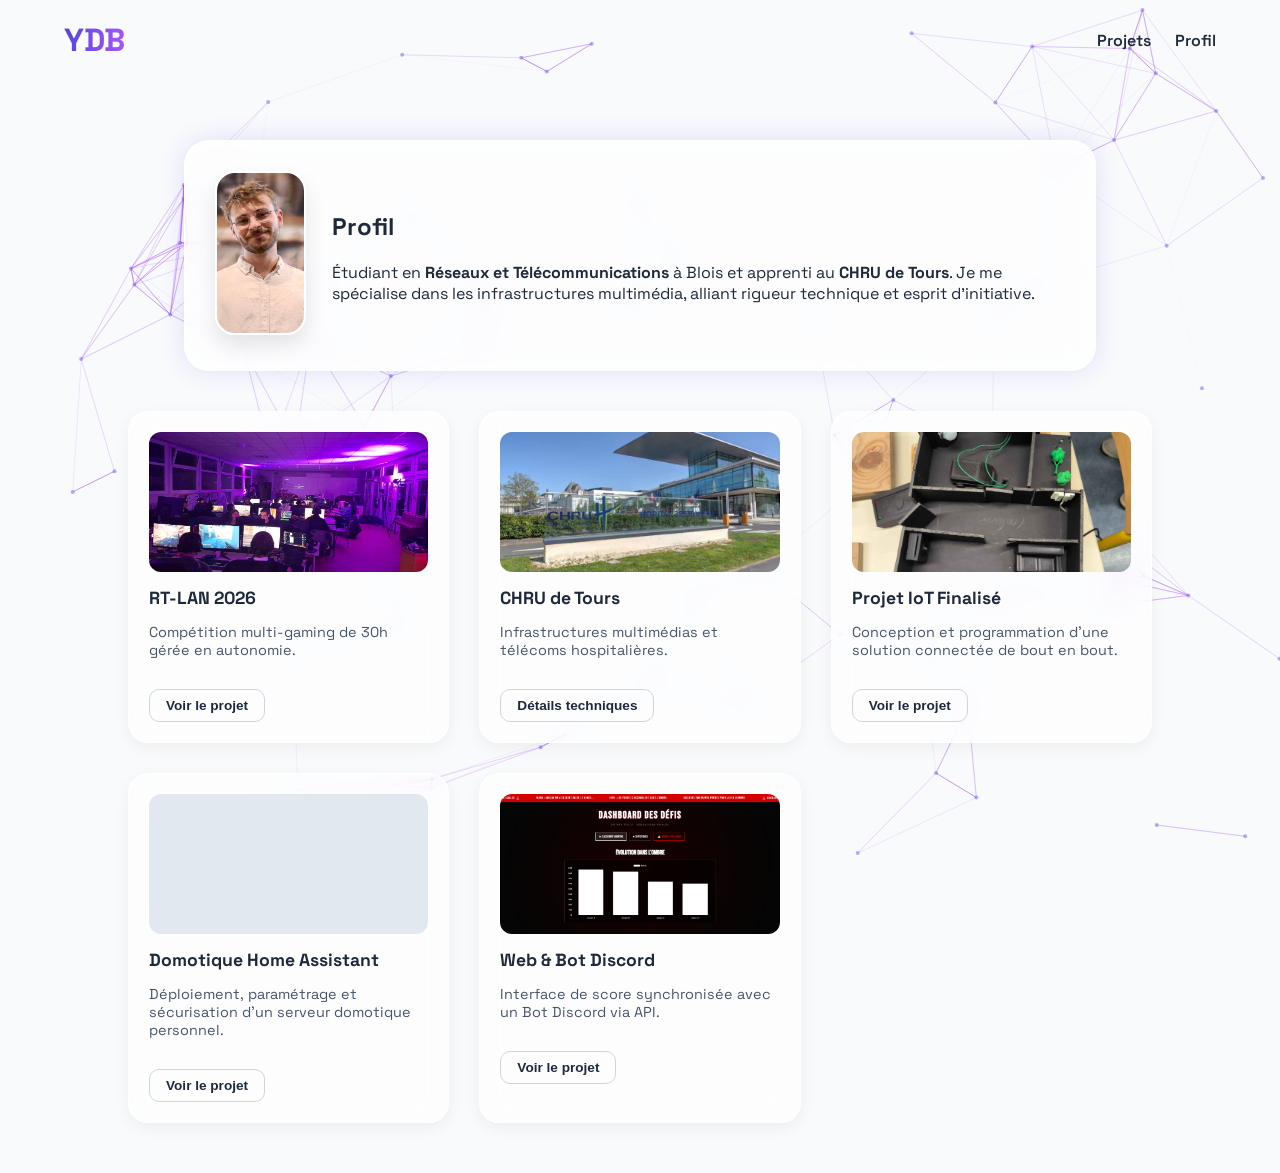
<file: index.html>
<!DOCTYPE html>
<html lang="fr">
<head>
    <meta charset="UTF-8">
    <meta name="viewport" content="width=device-width, initial-scale=1.0">
    <title>YDB | Portfolio</title>
    <link rel="stylesheet" href="style.css">
    <link href="https://fonts.googleapis.com/css2?family=Space+Grotesk:wght@300;500;700&display=swap" rel="stylesheet">
</head>
<body>
    <canvas id="networkCanvas"></canvas>

    <nav>
        <div class="logo-ydb">YDB</div>
        <div class="nav-links">
            <a href="#projets">Projets</a>
            <a href="#about">Profil</a>
        </div>
    </nav>

    <!-- La grosse bulle Profil -->
    <section id="about" class="profile-bubble">
        <div class="profile-content">
            <div class="profile-photo-container">
                <img src="moi.jpg" alt="Yanis D.B." class="profile-pic-large">
            </div>
            <div class="profile-text">
                <h2>Profil</h2>
                <p>
                    Étudiant en <strong>Réseaux et Télécommunications</strong> à Blois et apprenti  au <strong>CHRU de Tours</strong>. 
                    Je me spécialise dans les infrastructures multimédia, alliant rigueur technique et esprit d'initiative.
                </p>
            </div>
        </div>
    </section>

    <!-- La section Projets -->
    <section id="projets">
        <div class="grid">
            
            <div class="card glass" onclick="window.location.href='rt-lan.html'">
                <div class="card-image">
                    <img src="rtlan.jpg" alt="RT-LAN">
                </div>
                <div class="card-content">
                    <h3>RT-LAN 2026</h3>
                    <p>Compétition multi-gaming de 30h gérée en autonomie.</p>
                    <button class="btn-small">Voir le projet</button>
                </div>
            </div>

            <div class="card glass" onclick="window.location.href='chru-web.html'">
                <div class="card-image">
                    <img src="chru.jpg" alt="CHRU">
                </div>
                <div class="card-content">
                    <h3>CHRU de Tours</h3>
                    <p>Infrastructures multimédias et télécoms hospitalières.</p>
                    <button class="btn-small">Détails techniques</button>
                </div>
            </div>

            <div class="card glass" onclick="window.location.href='iot.html'">
                <div class="card-image">
                    <img src="maison.jpg" alt="IOT">
                </div>
                <div class="card-content">
                    <h3>Projet IoT Finalisé</h3>
                    <p>Conception et programmation d'une solution connectée de bout en bout.</p>
                    <button class="btn-small">Voir le projet</button>
                </div>
            </div>

            <div class="card glass" onclick="window.location.href='home-assistant.html'">
                <div class="card-image">
                    <!-- Image à ajouter plus tard -->
                </div>
                <div class="card-content">
                    <h3>Domotique Home Assistant</h3>
                    <p>Déploiement, paramétrage et sécurisation d'un serveur domotique personnel.</p>
                    <button class="btn-small">Voir le projet</button>
                </div>
            </div>

            <div class="card glass" onclick="window.location.href='compteur-points.html'">
                <div class="card-image">
                    <img src="dashboard.png" alt="Dashboard">
                </div>
                <div class="card-content">
                    <h3>Web & Bot Discord</h3>
                    <p>Interface de score synchronisée avec un Bot Discord via API.</p>
                    <button class="btn-small">Voir le projet</button>
                </div>
            </div>

        </div>
    </section>

    <script src="script.js"></script>
</body>
</html>
</file>
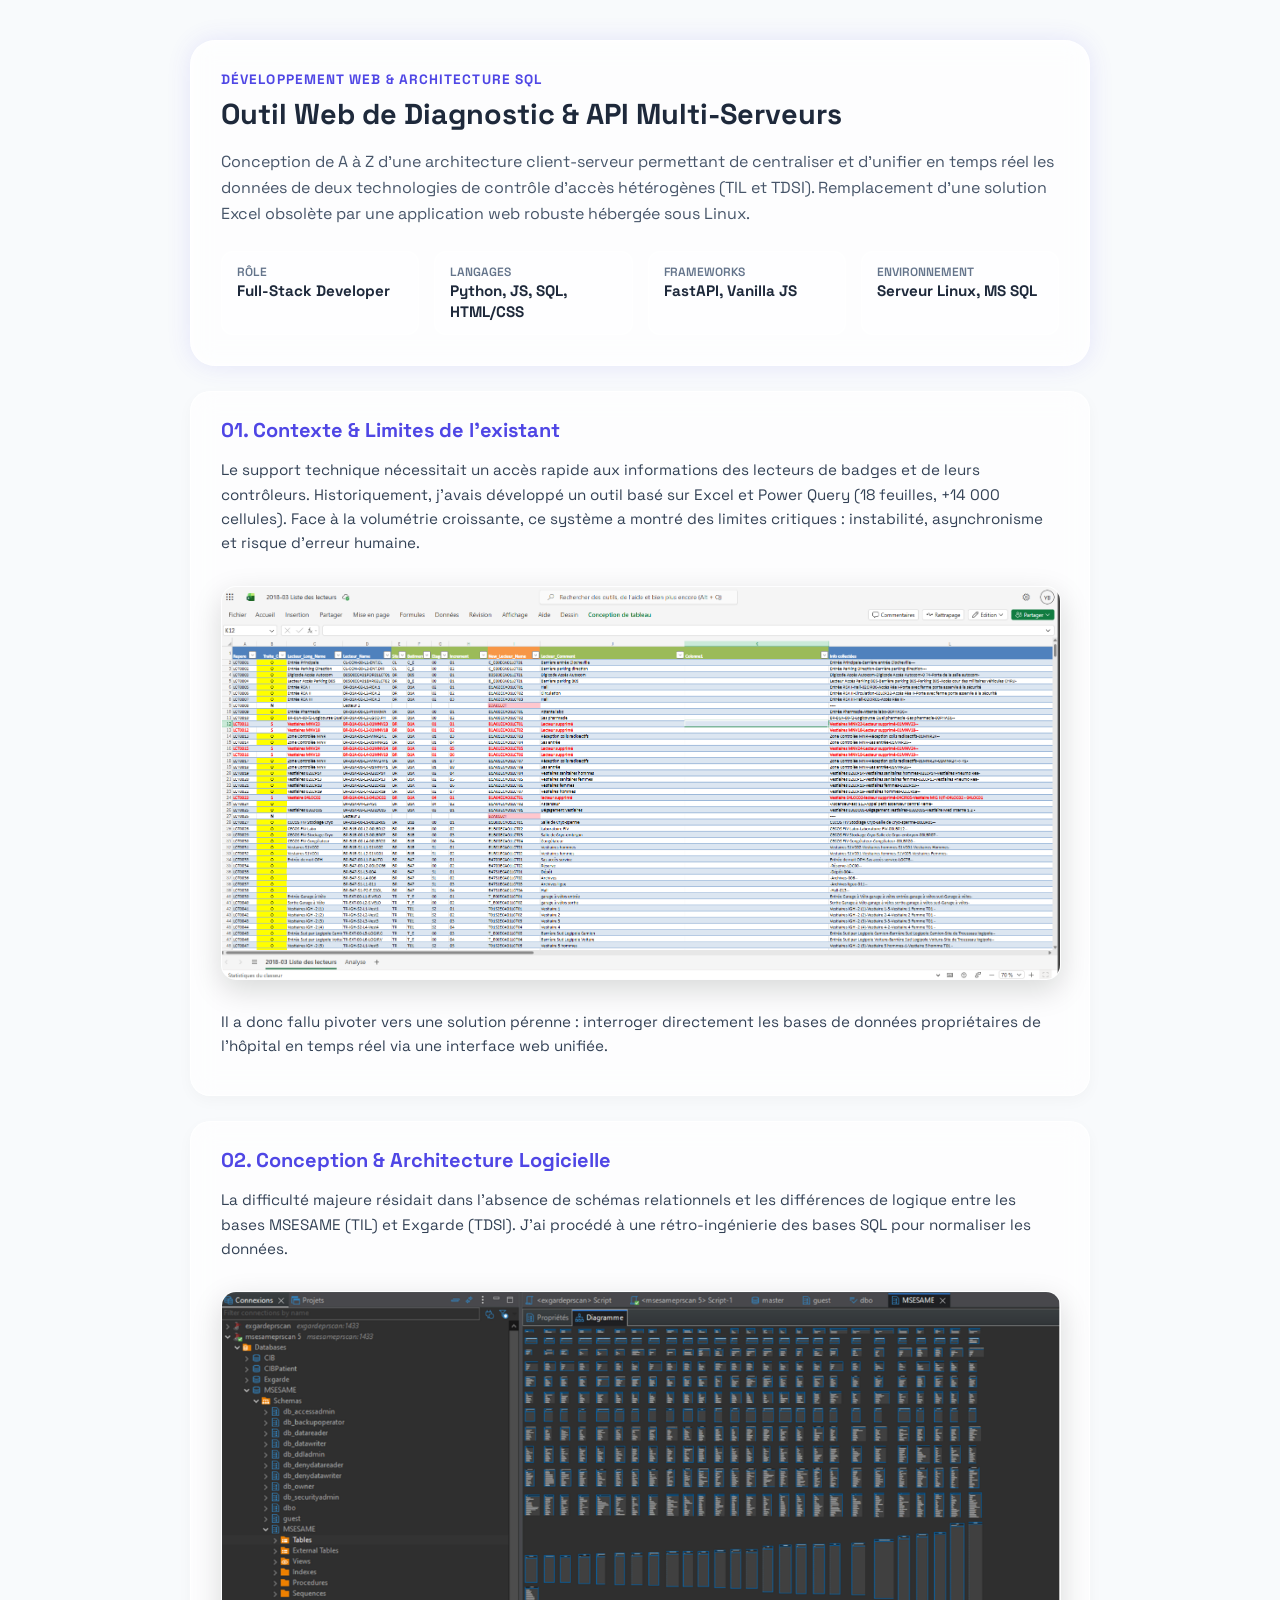
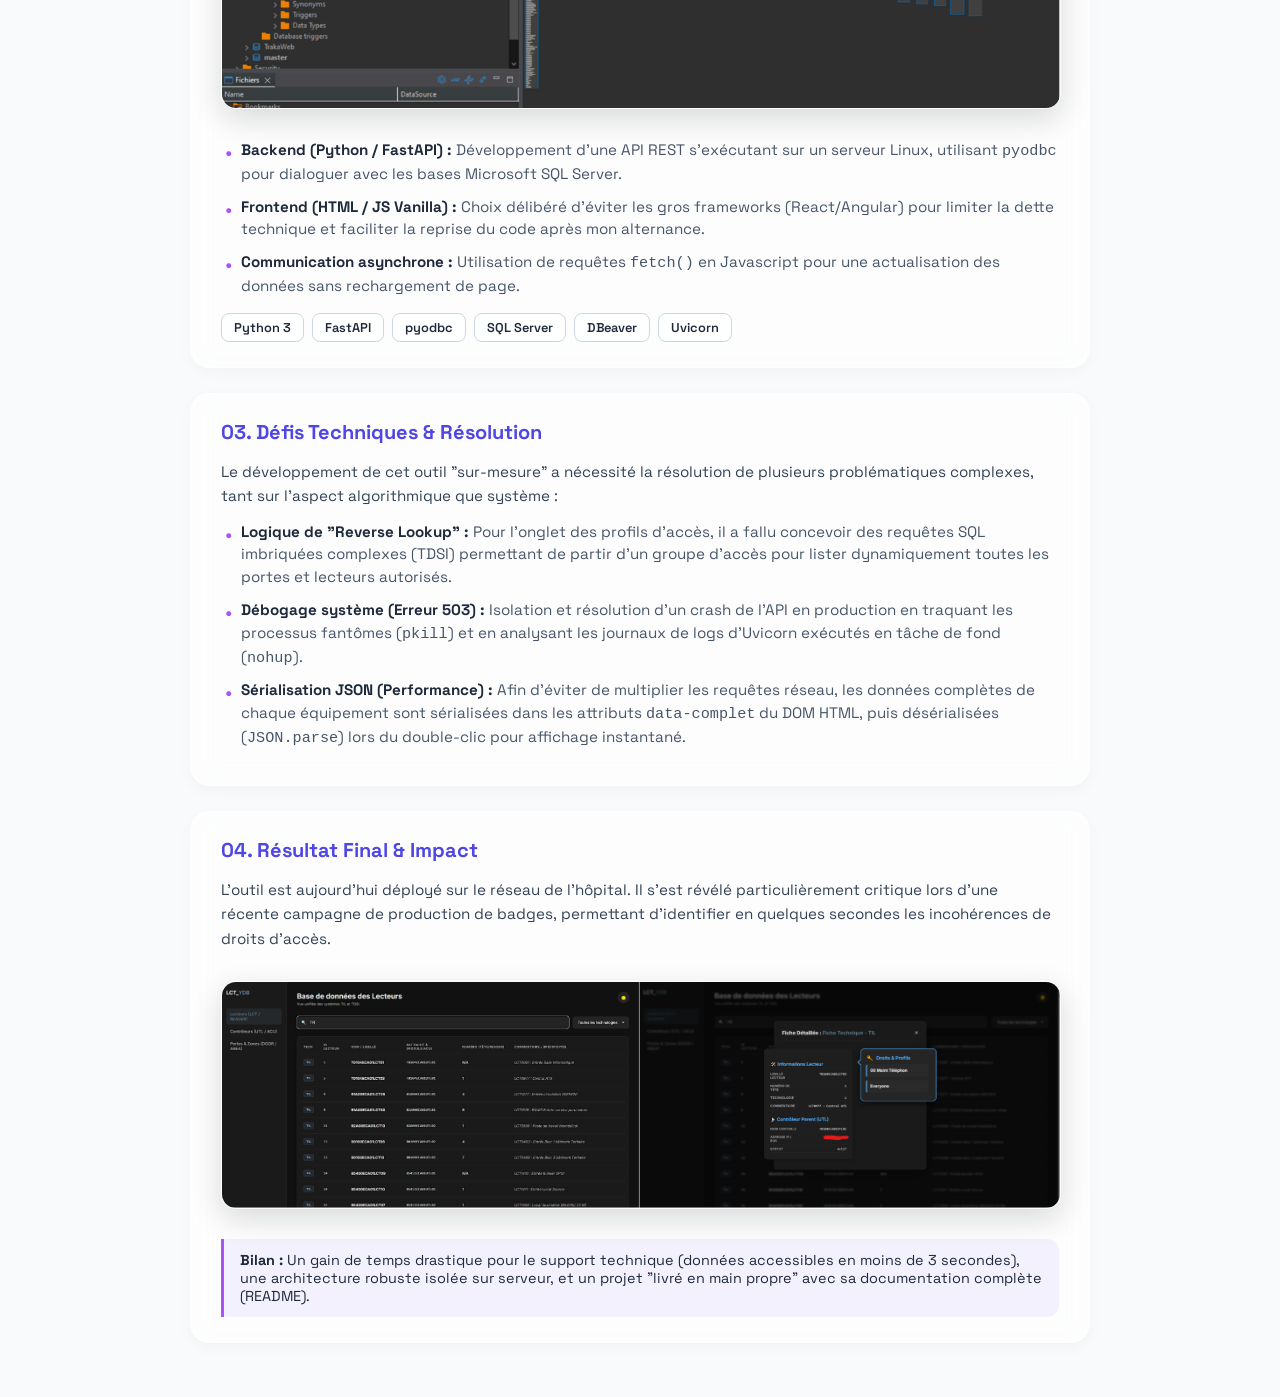
<file: chru-web.html>
<!DOCTYPE html>
<html lang="fr">
<head>
    <meta charset="UTF-8">
    <meta name="viewport" content="width=device-width, initial-scale=1.0">
    <link rel="preconnect" href="https://fonts.googleapis.com">
    <link rel="preconnect" href="https://fonts.gstatic.com" crossorigin>
    <link href="https://fonts.googleapis.com/css2?family=Space+Grotesk:wght@400;600;700&display=swap" rel="stylesheet">
    <link rel="stylesheet" href="style.css">
    <title>Site Web Interne - Yanis D. B.</title>

</head>
<body>

    <!-- Canvas de fond pour l'animation de ton réseau -->
    <canvas id="networkCanvas"></canvas>

    <main class="project-container">
        
        <!-- En-tête / Présentation -->
        <header class="project-header">
            <div class="project-tagline">Développement Web & Architecture SQL</div>
            <h1 class="project-title">Outil Web de Diagnostic & API Multi-Serveurs</h1>
            <p class="project-summary">
                Conception de A à Z d'une architecture client-serveur permettant de centraliser et d'unifier en temps réel les données de deux technologies de contrôle d'accès hétérogènes (TIL et TDSI). Remplacement d'une solution Excel obsolète par une application web robuste hébergée sous Linux.
            </p>

            <div class="project-meta-grid">
                <div class="meta-item">
                    <span>Rôle</span>
                    <strong>Full-Stack Developer</strong>
                </div>
                <div class="meta-item">
                    <span>Langages</span>
                    <strong>Python, JS, SQL, HTML/CSS</strong>
                </div>
                <div class="meta-item">
                    <span>Frameworks</span>
                    <strong>FastAPI, Vanilla JS</strong>
                </div>
                <div class="meta-item">
                    <span>Environnement</span>
                    <strong>Serveur Linux, MS SQL</strong>
                </div>
            </div>
        </header>

        <!-- Contexte & Objectifs -->
        <section class="project-section">
            <h2>01. Contexte & Limites de l'existant</h2>
            <p>
                Le support technique nécessitait un accès rapide aux informations des lecteurs de badges et de leurs contrôleurs. Historiquement, j'avais développé un outil basé sur Excel et Power Query (18 feuilles, +14 000 cellules). Face à la volumétrie croissante, ce système a montré des limites critiques : instabilité, asynchronisme et risque d'erreur humaine.
            </p>
            
            <!-- EMPLACEMENT IMAGE 1 -->
         <div class="project-image-container">
         
            <img src="ah" alt="Description de la photo" class="project-img">
                 </div>

            <p>
                Il a donc fallu pivoter vers une solution pérenne : interroger directement les bases de données propriétaires de l'hôpital en temps réel via une interface web unifiée.
            </p>
        </section>

        <!-- Stack Technique -->
        <section class="project-section">
            <h2>02. Conception & Architecture Logicielle</h2>
            <p>
                La difficulté majeure résidait dans l'absence de schémas relationnels et les différences de logique entre les bases MSESAME (TIL) et Exgarde (TDSI). J'ai procédé à une rétro-ingénierie des bases SQL pour normaliser les données.
            </p>
            
            <!-- EMPLACEMENT IMAGE 2 -->
            <div class="project-image-container">
            <img src="bdd.png" alt="Description de la photo" class="project-img">
                </div>

            <ul class="project-list">
                <li><strong>Backend (Python / FastAPI) :</strong> Développement d'une API REST s'exécutant sur un serveur Linux, utilisant <code>pyodbc</code> pour dialoguer avec les bases Microsoft SQL Server.</li>
                <li><strong>Frontend (HTML / JS Vanilla) :</strong> Choix délibéré d'éviter les gros frameworks (React/Angular) pour limiter la dette technique et faciliter la reprise du code après mon alternance.</li>
                <li><strong>Communication asynchrone :</strong> Utilisation de requêtes <code>fetch()</code> en Javascript pour une actualisation des données sans rechargement de page.</li>
            </ul>

            <div class="tag-cloud">
                <span class="tech-tag">Python 3</span>
                <span class="tech-tag">FastAPI</span>
                <span class="tech-tag">pyodbc</span>
                <span class="tech-tag">SQL Server</span>
                <span class="tech-tag">DBeaver</span>
                <span class="tech-tag">Uvicorn</span>
            </div>
        </section>

        <!-- Défis Techniques -->
        <section class="project-section">
            <h2>03. Défis Techniques & Résolution</h2>
            <p>
                Le développement de cet outil "sur-mesure" a nécessité la résolution de plusieurs problématiques complexes, tant sur l'aspect algorithmique que système :
            </p>
            <ul class="project-list">
                <li>
                    <strong>Logique de "Reverse Lookup" :</strong> Pour l'onglet des profils d'accès, il a fallu concevoir des requêtes SQL imbriquées complexes (TDSI) permettant de partir d'un groupe d'accès pour lister dynamiquement toutes les portes et lecteurs autorisés.
                </li>
                <li>
                    <strong>Débogage système (Erreur 503) :</strong> Isolation et résolution d'un crash de l'API en production en traquant les processus fantômes (<code>pkill</code>) et en analysant les journaux de logs d'Uvicorn exécutés en tâche de fond (<code>nohup</code>).
                </li>
                <li>
                    <strong>Sérialisation JSON (Performance) :</strong> Afin d'éviter de multiplier les requêtes réseau, les données complètes de chaque équipement sont sérialisées dans les attributs <code>data-complet</code> du DOM HTML, puis désérialisées (<code>JSON.parse</code>) lors du double-clic pour affichage instantané.
                </li>
            </ul>

        </section>

        <!-- Résultat Final -->
        <section class="project-section">
            <h2>04. Résultat Final & Impact</h2>
            <p>
                L'outil est aujourd'hui déployé sur le réseau de l'hôpital. Il s'est révélé particulièrement critique lors d'une récente campagne de production de badges, permettant d'identifier en quelques secondes les incohérences de droits d'accès.
            </p>

            <!-- EMPLACEMENT IMAGE 4 -->
            <div class="project-image-container">
                <img src="ihm.png" alt="Description de la photo" class="project-img">
                 </div>

            <div class="callout-box">
                <strong>Bilan :</strong> Un gain de temps drastique pour le support technique (données accessibles en moins de 3 secondes), une architecture robuste isolée sur serveur, et un projet "livré en main propre" avec sa documentation complète (README).
            </div>
        </section>

    </main>

</body>
</html>
</file>
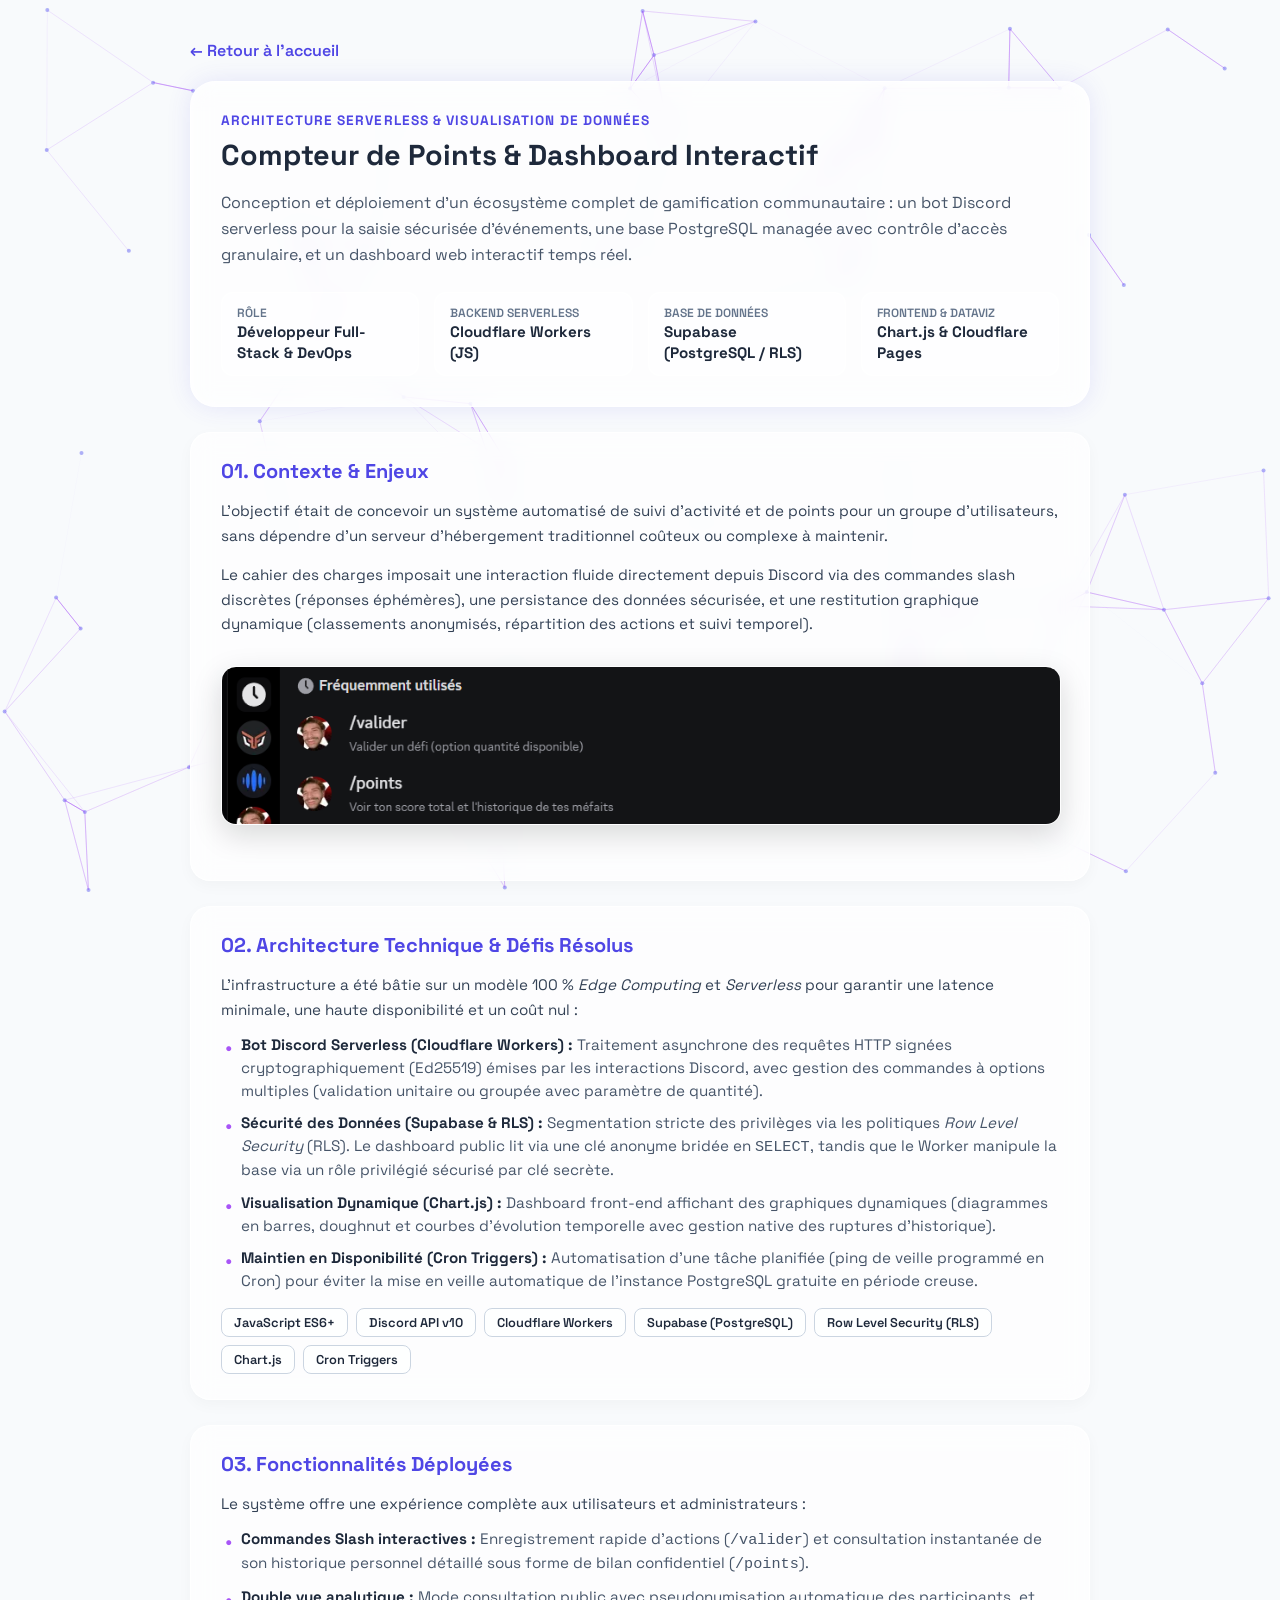
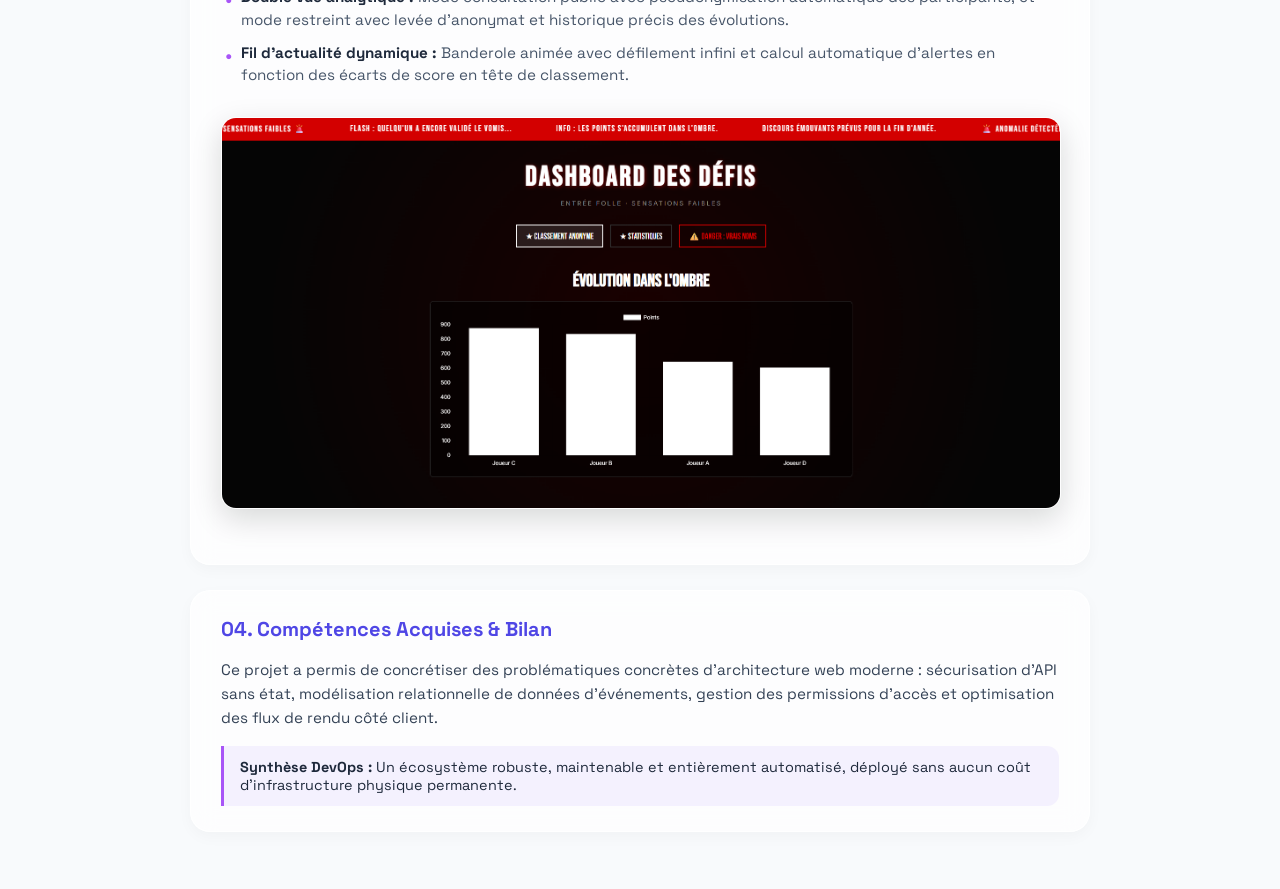
<file: compteur-points.html>
<!DOCTYPE html>
<html lang="fr">
<head>
    <meta charset="UTF-8">
    <meta name="viewport" content="width=device-width, initial-scale=1.0">
    <link rel="preconnect" href="https://fonts.googleapis.com">
    <link rel="preconnect" href="https://fonts.gstatic.com" crossorigin>
    <link href="https://fonts.googleapis.com/css2?family=Space+Grotesk:wght@400;600;700&display=swap" rel="stylesheet">
    <link rel="stylesheet" href="style.css">
    <title>Dashboard & Bot de Gamification - Yanis D. B.</title>
</head>
<body>

    <canvas id="networkCanvas"></canvas>

    <main class="project-container">
        
        <a href="index.html" style="color: var(--primary); text-decoration: none; font-weight: 600; display: inline-block; margin-bottom: 20px;">← Retour à l'accueil</a>

        <!-- En-tête / Présentation -->
        <header class="project-header">
            <div class="project-tagline">Architecture Serverless & Visualisation de Données</div>
            <h1 class="project-title">Compteur de Points & Dashboard Interactif</h1>
            <p class="project-summary">
                Conception et déploiement d'un écosystème complet de gamification communautaire : un bot Discord serverless pour la saisie sécurisée d'événements, une base PostgreSQL managée avec contrôle d'accès granulaire, et un dashboard web interactif temps réel.
            </p>

            <div class="project-meta-grid">
                <div class="meta-item">
                    <span>Rôle</span>
                    <strong>Développeur Full-Stack & DevOps</strong>
                </div>
                <div class="meta-item">
                    <span>Backend Serverless</span>
                    <strong>Cloudflare Workers (JS)</strong>
                </div>
                <div class="meta-item">
                    <span>Base de données</span>
                    <strong>Supabase (PostgreSQL / RLS)</strong>
                </div>
                <div class="meta-item">
                    <span>Frontend & Dataviz</span>
                    <strong>Chart.js & Cloudflare Pages</strong>
                </div>
            </div>
        </header>

        <!-- Contexte & Objectifs -->
        <section class="project-section">
            <h2>01. Contexte & Enjeux</h2>
            <p>
                L'objectif était de concevoir un système automatisé de suivi d'activité et de points pour un groupe d'utilisateurs, sans dépendre d'un serveur d'hébergement traditionnel coûteux ou complexe à maintenir.
            </p>
            <p>
                Le cahier des charges imposait une interaction fluide directement depuis Discord via des commandes slash discrètes (réponses éphémères), une persistance des données sécurisée, et une restitution graphique dynamique (classements anonymisés, répartition des actions et suivi temporel).
            </p>
            
           <div class="project-image-container">
    <img src="sasa.png" alt="Description de la photo" class="project-img">
             
            </div>
        </section>

        <!-- Architecture & Backend -->
        <section class="project-section">
            <h2>02. Architecture Technique & Défis Résolus</h2>
            <p>
                L'infrastructure a été bâtie sur un modèle 100 % <em>Edge Computing</em> et <em>Serverless</em> pour garantir une latence minimale, une haute disponibilité et un coût nul :
            </p>

            <ul class="project-list">
                <li><strong>Bot Discord Serverless (Cloudflare Workers) :</strong> Traitement asynchrone des requêtes HTTP signées cryptographiquement (Ed25519) émises par les interactions Discord, avec gestion des commandes à options multiples (validation unitaire ou groupée avec paramètre de quantité).</li>
                <li><strong>Sécurité des Données (Supabase & RLS) :</strong> Segmentation stricte des privilèges via les politiques <em>Row Level Security</em> (RLS). Le dashboard public lit via une clé anonyme bridée en <code>SELECT</code>, tandis que le Worker manipule la base via un rôle privilégié sécurisé par clé secrète.</li>
                <li><strong>Visualisation Dynamique (Chart.js) :</strong> Dashboard front-end affichant des graphiques dynamiques (diagrammes en barres, doughnut et courbes d'évolution temporelle avec gestion native des ruptures d'historique).</li>
                <li><strong>Maintien en Disponibilité (Cron Triggers) :</strong> Automatisation d'une tâche planifiée (ping de veille programmé en Cron) pour éviter la mise en veille automatique de l'instance PostgreSQL gratuite en période creuse.</li>
            </ul>

            <div class="tag-cloud">
                <span class="tech-tag">JavaScript ES6+</span>
                <span class="tech-tag">Discord API v10</span>
                <span class="tech-tag">Cloudflare Workers</span>
                <span class="tech-tag">Supabase (PostgreSQL)</span>
                <span class="tech-tag">Row Level Security (RLS)</span>
                <span class="tech-tag">Chart.js</span>
                <span class="tech-tag">Cron Triggers</span>
            </div>
        </section>

        <!-- Fonctionnalités Utilisateur -->
        <section class="project-section">
            <h2>03. Fonctionnalités Déployées</h2>
            <p>
                Le système offre une expérience complète aux utilisateurs et administrateurs :
            </p>
            
            <ul class="project-list">
                <li><strong>Commandes Slash interactives :</strong> Enregistrement rapide d'actions (<code>/valider</code>) et consultation instantanée de son historique personnel détaillé sous forme de bilan confidentiel (<code>/points</code>).</li>
                <li><strong>Double vue analytique :</strong> Mode consultation public avec pseudonymisation automatique des participants, et mode restreint avec levée d'anonymat et historique précis des évolutions.</li>
                <li><strong>Fil d'actualité dynamique :</strong> Banderole animée avec défilement infini et calcul automatique d'alertes en fonction des écarts de score en tête de classement.</li>
            </ul>

            <div class="project-image-container">
    <img src="dashboard.png" alt="Description de la photo" class="project-img">
            
            </div>
        </section>

        <!-- Bilan -->
        <section class="project-section">
            <h2>04. Compétences Acquises & Bilan</h2>
            <p>
                Ce projet a permis de concrétiser des problématiques concrètes d'architecture web moderne : sécurisation d'API sans état, modélisation relationnelle de données d'événements, gestion des permissions d'accès et optimisation des flux de rendu côté client.
            </p>

            <div class="callout-box">
                <strong>Synthèse DevOps :</strong> Un écosystème robuste, maintenable et entièrement automatisé, déployé sans aucun coût d'infrastructure physique permanente.
            </div>
        </section>

    </main>
    <script src="script.js"></script>
</body>
</html>
</file>
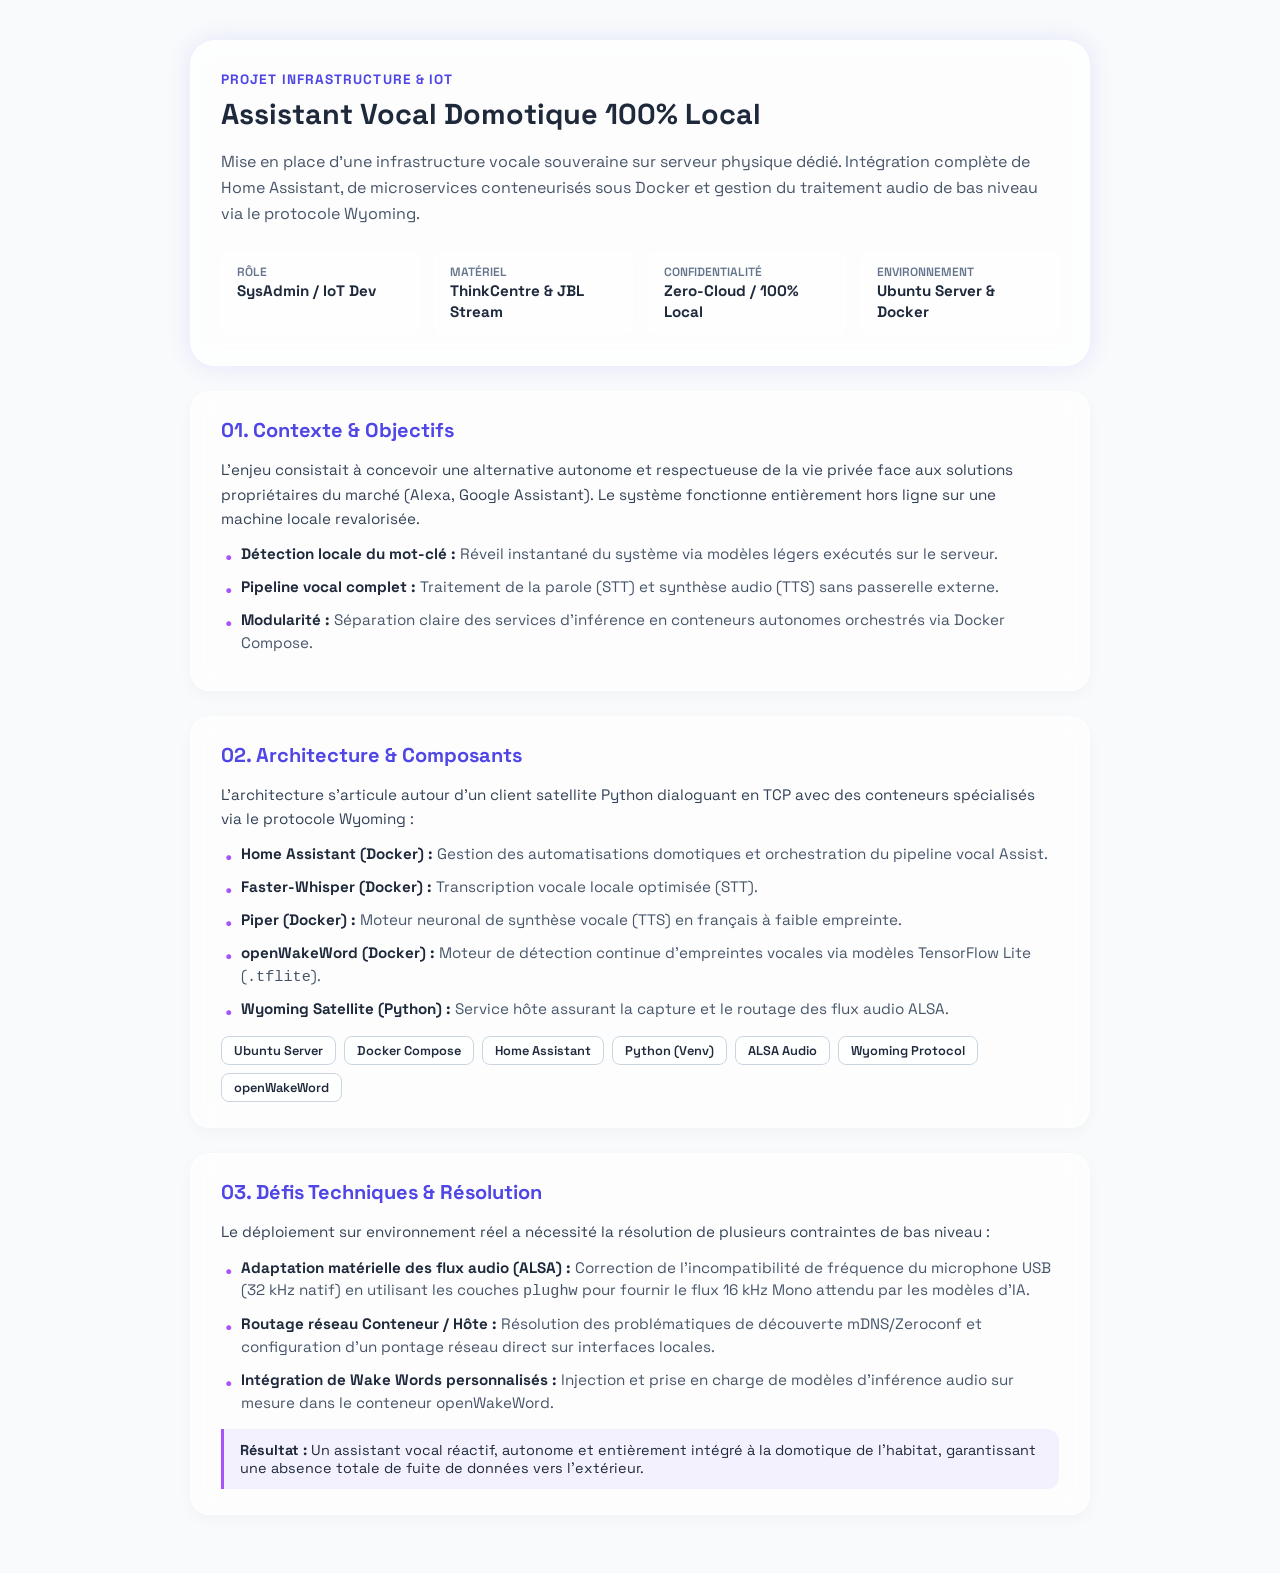
<file: home-assistant.html>
<!DOCTYPE html>
<html lang="fr">
<head>
    <meta charset="UTF-8">
    <meta name="viewport" content="width=device-width, initial-scale=1.0">
    <link rel="preconnect" href="https://fonts.googleapis.com">
    <link rel="preconnect" href="https://fonts.gstatic.com" crossorigin>
    <link href="https://fonts.googleapis.com/css2?family=Space+Grotesk:wght@400;600;700&display=swap" rel="stylesheet">
    <!-- Ton fichier CSS -->
    <link rel="stylesheet" href="style.css">
    <title>Home Assistant - Yanis D. B.</title>
</head>
<body>

    <!-- Canvas de fond pour l'animation de ton réseau -->
    <canvas id="networkCanvas"></canvas>

    <main class="project-container">
        
        <!-- En-tête / Présentation -->
        <header class="project-header">
            <div class="project-tagline">Projet Infrastructure & IoT</div>
            <h1 class="project-title">Assistant Vocal Domotique 100% Local</h1>
            <p class="project-summary">
                Mise en place d'une infrastructure vocale souveraine sur serveur physique dédié. Intégration complète de Home Assistant, de microservices conteneurisés sous Docker et gestion du traitement audio de bas niveau via le protocole Wyoming.
            </p>

            <div class="project-meta-grid">
                <div class="meta-item">
                    <span>Rôle</span>
                    <strong>SysAdmin / IoT Dev</strong>
                </div>
                <div class="meta-item">
                    <span>Matériel</span>
                    <strong>ThinkCentre & JBL Stream</strong>
                </div>
                <div class="meta-item">
                    <span>Confidentialité</span>
                    <strong>Zero-Cloud / 100% Local</strong>
                </div>
                <div class="meta-item">
                    <span>Environnement</span>
                    <strong>Ubuntu Server & Docker</strong>
                </div>
            </div>
        </header>

        <!-- Contexte & Objectifs -->
        <section class="project-section">
            <h2>01. Contexte & Objectifs</h2>
            <p>
                L'enjeu consistait à concevoir une alternative autonome et respectueuse de la vie privée face aux solutions propriétaires du marché (Alexa, Google Assistant). Le système fonctionne entièrement hors ligne sur une machine locale revalorisée.
            </p>
            <ul class="project-list">
                <li><strong>Détection locale du mot-clé :</strong> Réveil instantané du système via modèles légers exécutés sur le serveur.</li>
                <li><strong>Pipeline vocal complet :</strong> Traitement de la parole (STT) et synthèse audio (TTS) sans passerelle externe.</li>
                <li><strong>Modularité :</strong> Séparation claire des services d'inférence en conteneurs autonomes orchestrés via Docker Compose.</li>
            </ul>
        </section>

        <!-- Stack Technique -->
        <section class="project-section">
            <h2>02. Architecture & Composants</h2>
            <p>
                L'architecture s'articule autour d'un client satellite Python dialoguant en TCP avec des conteneurs spécialisés via le protocole Wyoming :
            </p>
            <ul class="project-list">
                <li><strong>Home Assistant (Docker) :</strong> Gestion des automatisations domotiques et orchestration du pipeline vocal Assist.</li>
                <li><strong>Faster-Whisper (Docker) :</strong> Transcription vocale locale optimisée (STT).</li>
                <li><strong>Piper (Docker) :</strong> Moteur neuronal de synthèse vocale (TTS) en français à faible empreinte.</li>
                <li><strong>openWakeWord (Docker) :</strong> Moteur de détection continue d'empreintes vocales via modèles TensorFlow Lite (<code>.tflite</code>).</li>
                <li><strong>Wyoming Satellite (Python) :</strong> Service hôte assurant la capture et le routage des flux audio ALSA.</li>
            </ul>

            <div class="tag-cloud">
                <span class="tech-tag">Ubuntu Server</span>
                <span class="tech-tag">Docker Compose</span>
                <span class="tech-tag">Home Assistant</span>
                <span class="tech-tag">Python (Venv)</span>
                <span class="tech-tag">ALSA Audio</span>
                <span class="tech-tag">Wyoming Protocol</span>
                <span class="tech-tag">openWakeWord</span>
            </div>
        </section>

        <!-- Défis Techniques -->
        <section class="project-section">
            <h2>03. Défis Techniques & Résolution</h2>
            <p>
                Le déploiement sur environnement réel a nécessité la résolution de plusieurs contraintes de bas niveau :
            </p>
            <ul class="project-list">
                <li>
                    <strong>Adaptation matérielle des flux audio (ALSA) :</strong> Correction de l'incompatibilité de fréquence du microphone USB (32 kHz natif) en utilisant les couches <code>plughw</code> pour fournir le flux 16 kHz Mono attendu par les modèles d'IA.
                </li>
                <li>
                    <strong>Routage réseau Conteneur / Hôte :</strong> Résolution des problématiques de découverte mDNS/Zeroconf et configuration d'un pontage réseau direct sur interfaces locales.
                </li>
                <li>
                    <strong>Intégration de Wake Words personnalisés :</strong> Injection et prise en charge de modèles d'inférence audio sur mesure dans le conteneur openWakeWord.
                </li>
            </ul>

            <div class="callout-box">
                <strong>Résultat :</strong> Un assistant vocal réactif, autonome et entièrement intégré à la domotique de l'habitat, garantissant une absence totale de fuite de données vers l'extérieur.
            </div>
        </section>

    </main>

</body>
</html>
</file>
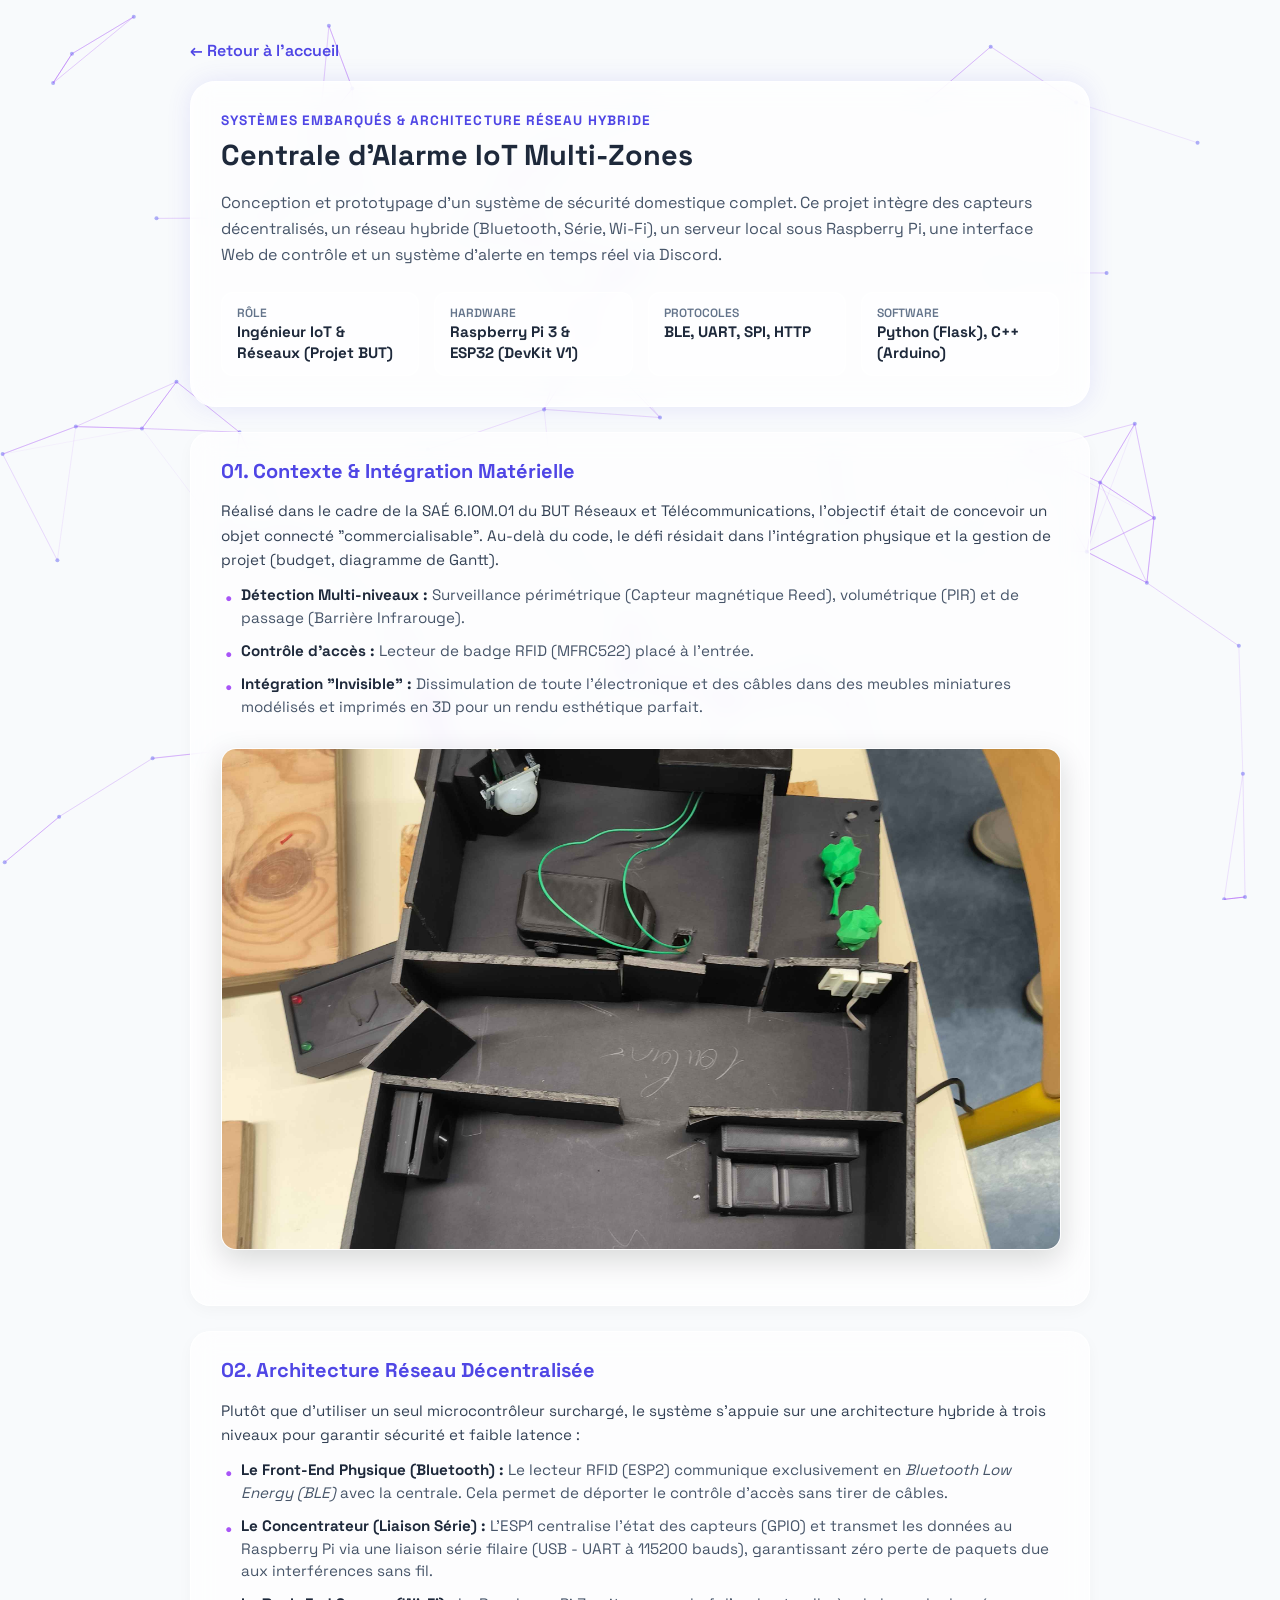
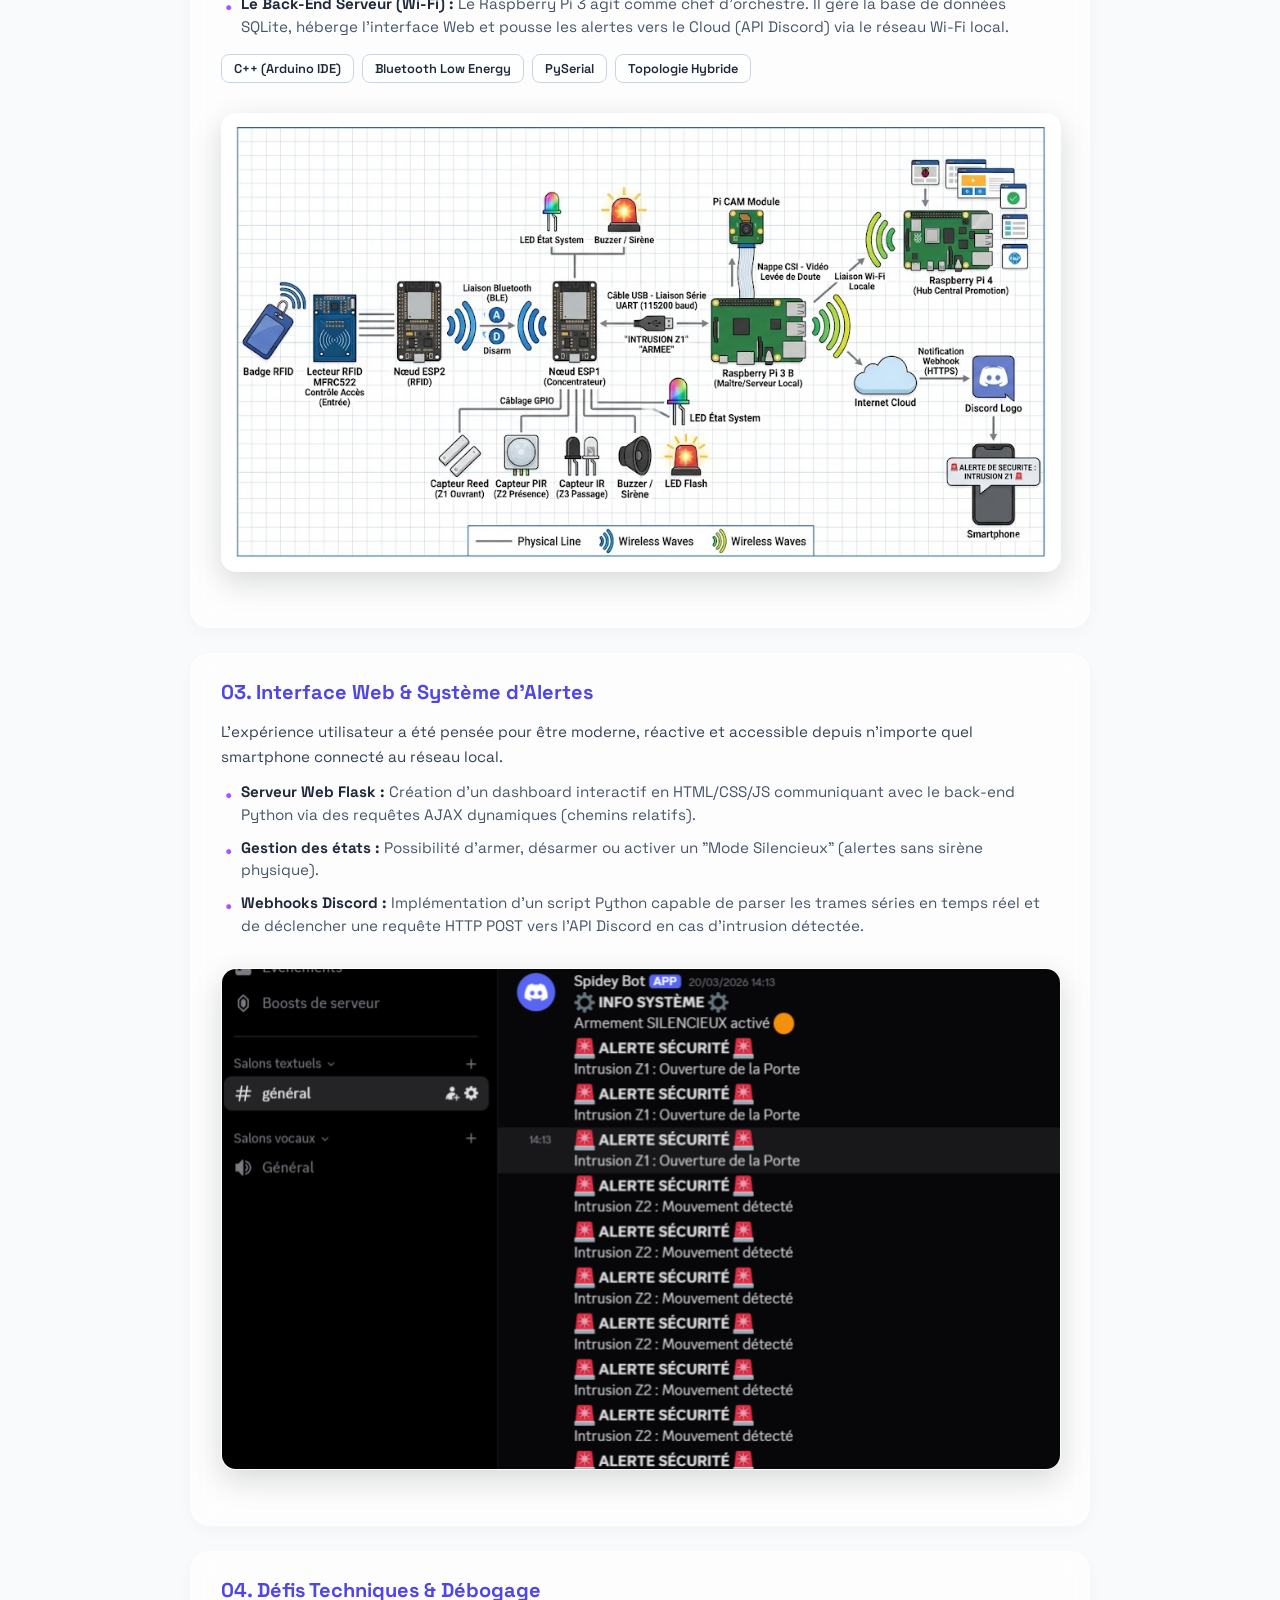
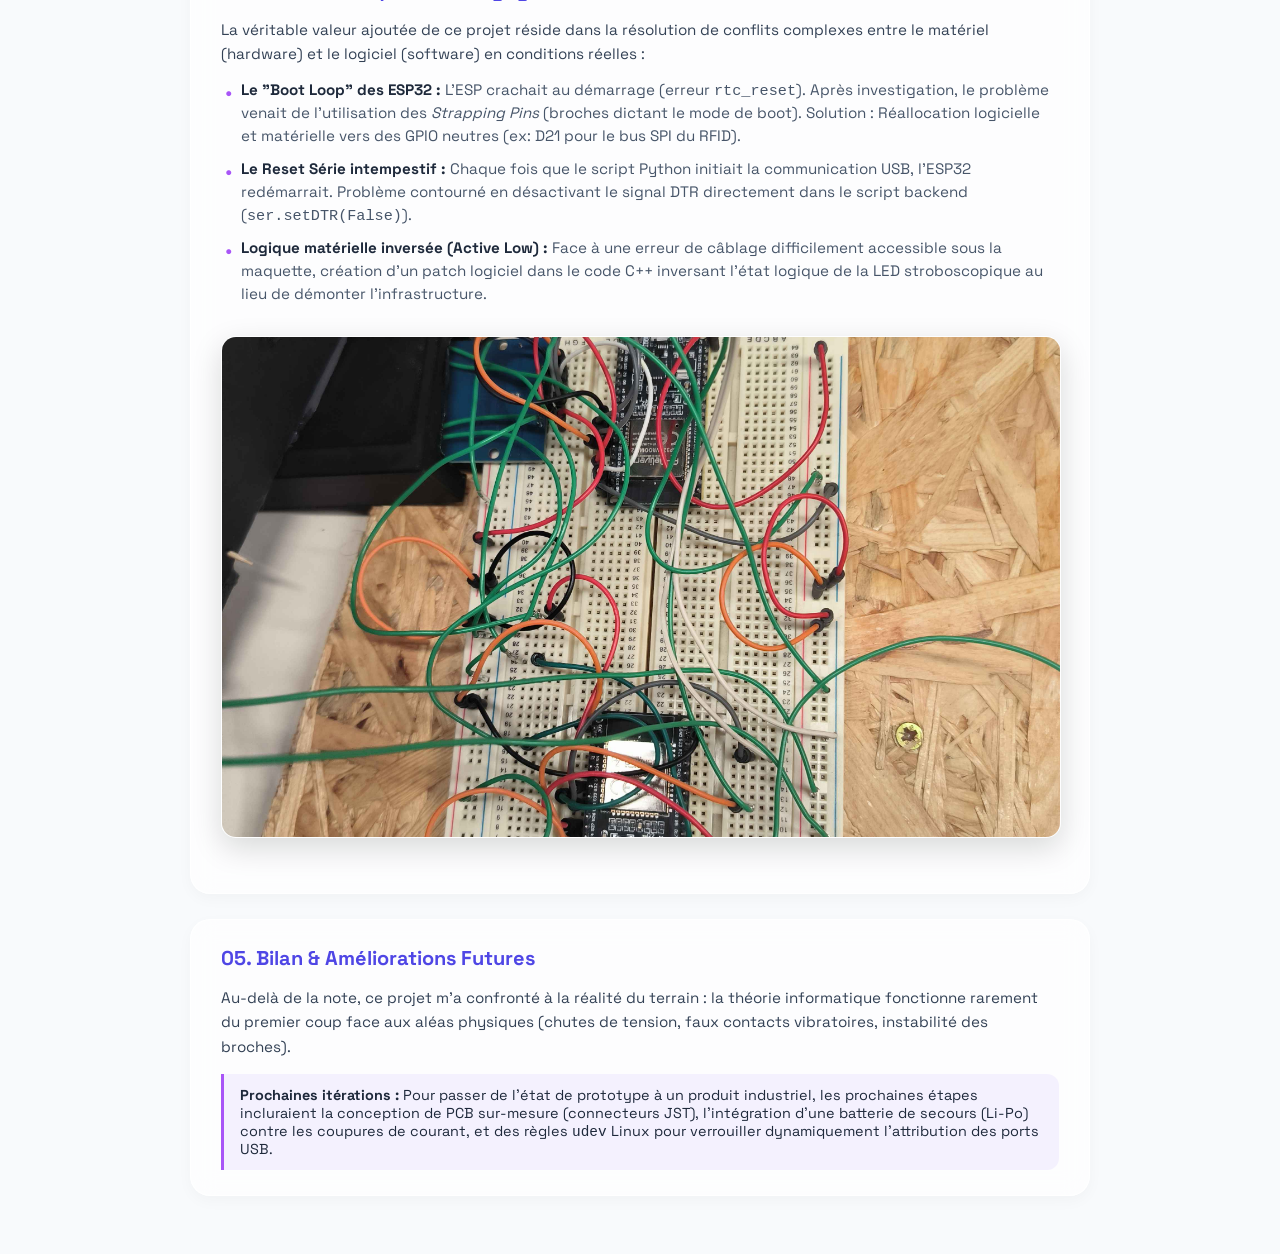
<file: iot.html>
<!DOCTYPE html>
<html lang="fr">
<head>
    <meta charset="UTF-8">
    <meta name="viewport" content="width=device-width, initial-scale=1.0">
    <link rel="preconnect" href="https://fonts.googleapis.com">
    <link rel="preconnect" href="https://fonts.gstatic.com" crossorigin>
    <link href="https://fonts.googleapis.com/css2?family=Space+Grotesk:wght@400;600;700&display=swap" rel="stylesheet">
    <link rel="stylesheet" href="style.css">
    <title>Système de Sécurité IoT - Yanis D. B.</title>
</head>
<body>

    <canvas id="networkCanvas"></canvas>

    <main class="project-container">
        
        <a href="index.html" style="color: var(--primary); text-decoration: none; font-weight: 600; display: inline-block; margin-bottom: 20px;">← Retour à l'accueil</a>

        <!-- En-tête / Présentation -->
        <header class="project-header">
            <div class="project-tagline">Systèmes Embarqués & Architecture Réseau Hybride</div>
            <h1 class="project-title">Centrale d'Alarme IoT Multi-Zones</h1>
            <p class="project-summary">
                Conception et prototypage d'un système de sécurité domestique complet. Ce projet intègre des capteurs décentralisés, un réseau hybride (Bluetooth, Série, Wi-Fi), un serveur local sous Raspberry Pi, une interface Web de contrôle et un système d'alerte en temps réel via Discord.
            </p>

            <div class="project-meta-grid">
                <div class="meta-item">
                    <span>Rôle</span>
                    <strong>Ingénieur IoT & Réseaux (Projet BUT)</strong>
                </div>
                <div class="meta-item">
                    <span>Hardware</span>
                    <strong>Raspberry Pi 3 & ESP32 (DevKit V1)</strong>
                </div>
                <div class="meta-item">
                    <span>Protocoles</span>
                    <strong>BLE, UART, SPI, HTTP</strong>
                </div>
                <div class="meta-item">
                    <span>Software</span>
                    <strong>Python (Flask), C++ (Arduino)</strong>
                </div>
            </div>
        </header>

        <!-- Contexte & Objectifs -->
        <section class="project-section">
            <h2>01. Contexte & Intégration Matérielle</h2>
            <p>
                Réalisé dans le cadre de la SAÉ 6.IOM.01 du BUT Réseaux et Télécommunications, l'objectif était de concevoir un objet connecté "commercialisable". Au-delà du code, le défi résidait dans l'intégration physique et la gestion de projet (budget, diagramme de Gantt).
            </p>
            <ul class="project-list">
                <li><strong>Détection Multi-niveaux :</strong> Surveillance périmétrique (Capteur magnétique Reed), volumétrique (PIR) et de passage (Barrière Infrarouge).</li>
                <li><strong>Contrôle d'accès :</strong> Lecteur de badge RFID (MFRC522) placé à l'entrée.</li>
                <li><strong>Intégration "Invisible" :</strong> Dissimulation de toute l'électronique et des câbles dans des meubles miniatures modélisés et imprimés en 3D pour un rendu esthétique parfait.</li>
            </ul>
            
              <!-- EMPLACEMENT IMAGE 1 -->
         <div class="project-image-container">
         
            <img src="maison.jpg" alt="Description de la photo" class="project-img">
               
            </div>
 </div>
        </section>

        <!-- Architecture Réseau -->
        <section class="project-section">
            <h2>02. Architecture Réseau Décentralisée</h2>
            <p>
                Plutôt que d'utiliser un seul microcontrôleur surchargé, le système s'appuie sur une architecture hybride à trois niveaux pour garantir sécurité et faible latence :
            </p>

            <ul class="project-list">
                <li><strong>Le Front-End Physique (Bluetooth) :</strong> Le lecteur RFID (ESP2) communique exclusivement en <em>Bluetooth Low Energy (BLE)</em> avec la centrale. Cela permet de déporter le contrôle d'accès sans tirer de câbles.</li>
                <li><strong>Le Concentrateur (Liaison Série) :</strong> L'ESP1 centralise l'état des capteurs (GPIO) et transmet les données au Raspberry Pi via une liaison série filaire (USB - UART à 115200 bauds), garantissant zéro perte de paquets due aux interférences sans fil.</li>
                <li><strong>Le Back-End Serveur (Wi-Fi) :</strong> Le Raspberry Pi 3 agit comme chef d'orchestre. Il gère la base de données SQLite, héberge l'interface Web et pousse les alertes vers le Cloud (API Discord) via le réseau Wi-Fi local.</li>
            </ul>

            <div class="tag-cloud">
                <span class="tech-tag">C++ (Arduino IDE)</span>
                <span class="tech-tag">Bluetooth Low Energy</span>
                <span class="tech-tag">PySerial</span>
                <span class="tech-tag">Topologie Hybride</span>
            </div>

            <!-- EMPLACEMENT IMAGE 1 -->
         <div class="project-image-container">
         
            <img src="sino.jpg" alt="Description de la photo" class="project-img">
            
            </div>
</div>
        </section>

        <!-- Logiciel & Interface -->
        <section class="project-section">
            <h2>03. Interface Web & Système d'Alertes</h2>
            <p>
                L'expérience utilisateur a été pensée pour être moderne, réactive et accessible depuis n'importe quel smartphone connecté au réseau local.
            </p>
            
            <ul class="project-list">
                <li><strong>Serveur Web Flask :</strong> Création d'un dashboard interactif en HTML/CSS/JS communiquant avec le back-end Python via des requêtes AJAX dynamiques (chemins relatifs).</li>
                <li><strong>Gestion des états :</strong> Possibilité d'armer, désarmer ou activer un "Mode Silencieux" (alertes sans sirène physique).</li>
                <li><strong>Webhooks Discord :</strong> Implémentation d'un script Python capable de parser les trames séries en temps réel et de déclencher une requête HTTP POST vers l'API Discord en cas d'intrusion détectée.</li>
            </ul>

             <!-- EMPLACEMENT IMAGE 1 -->
         <div class="project-image-container">
         
            <img src="alarm.png" alt="Description de la photo" class="project-img">
             
            </div>
 </div>
        </section>

        <!-- Résolution de problèmes (Le truc qui plaît aux recruteurs) -->
        <section class="project-section">
            <h2>04. Défis Techniques & Débogage</h2>
            <p>
                La véritable valeur ajoutée de ce projet réside dans la résolution de conflits complexes entre le matériel (hardware) et le logiciel (software) en conditions réelles :
            </p>

            <ul class="project-list">
                <li><strong>Le "Boot Loop" des ESP32 :</strong> L'ESP crachait au démarrage (erreur <code>rtc_reset</code>). Après investigation, le problème venait de l'utilisation des <em>Strapping Pins</em> (broches dictant le mode de boot). Solution : Réallocation logicielle et matérielle vers des GPIO neutres (ex: D21 pour le bus SPI du RFID).</li>
                <li><strong>Le Reset Série intempestif :</strong> Chaque fois que le script Python initiait la communication USB, l'ESP32 redémarrait. Problème contourné en désactivant le signal DTR directement dans le script backend (<code>ser.setDTR(False)</code>).</li>
                <li><strong>Logique matérielle inversée (Active Low) :</strong> Face à une erreur de câblage difficilement accessible sous la maquette, création d'un patch logiciel dans le code C++ inversant l'état logique de la LED stroboscopique au lieu de démonter l'infrastructure.</li>
            </ul>
            
              <!-- EMPLACEMENT IMAGE 1 -->
         <div class="project-image-container">
         
            <img src="cable.jpg" alt="Description de la photo" class="project-img">
              
            </div>
</div>
        </section>

        <!-- Bilan -->
        <section class="project-section">
            <h2>05. Bilan & Améliorations Futures</h2>
            <p>
                Au-delà de la note, ce projet m'a confronté à la réalité du terrain : la théorie informatique fonctionne rarement du premier coup face aux aléas physiques (chutes de tension, faux contacts vibratoires, instabilité des broches).
            </p>

            <div class="callout-box">
                <strong>Prochaines itérations :</strong> Pour passer de l'état de prototype à un produit industriel, les prochaines étapes incluraient la conception de PCB sur-mesure (connecteurs JST), l'intégration d'une batterie de secours (Li-Po) contre les coupures de courant, et des règles <code>udev</code> Linux pour verrouiller dynamiquement l'attribution des ports USB.
            </div>
        </section>

    </main>
    <script src="script.js"></script>
</body>
</html>
</file>
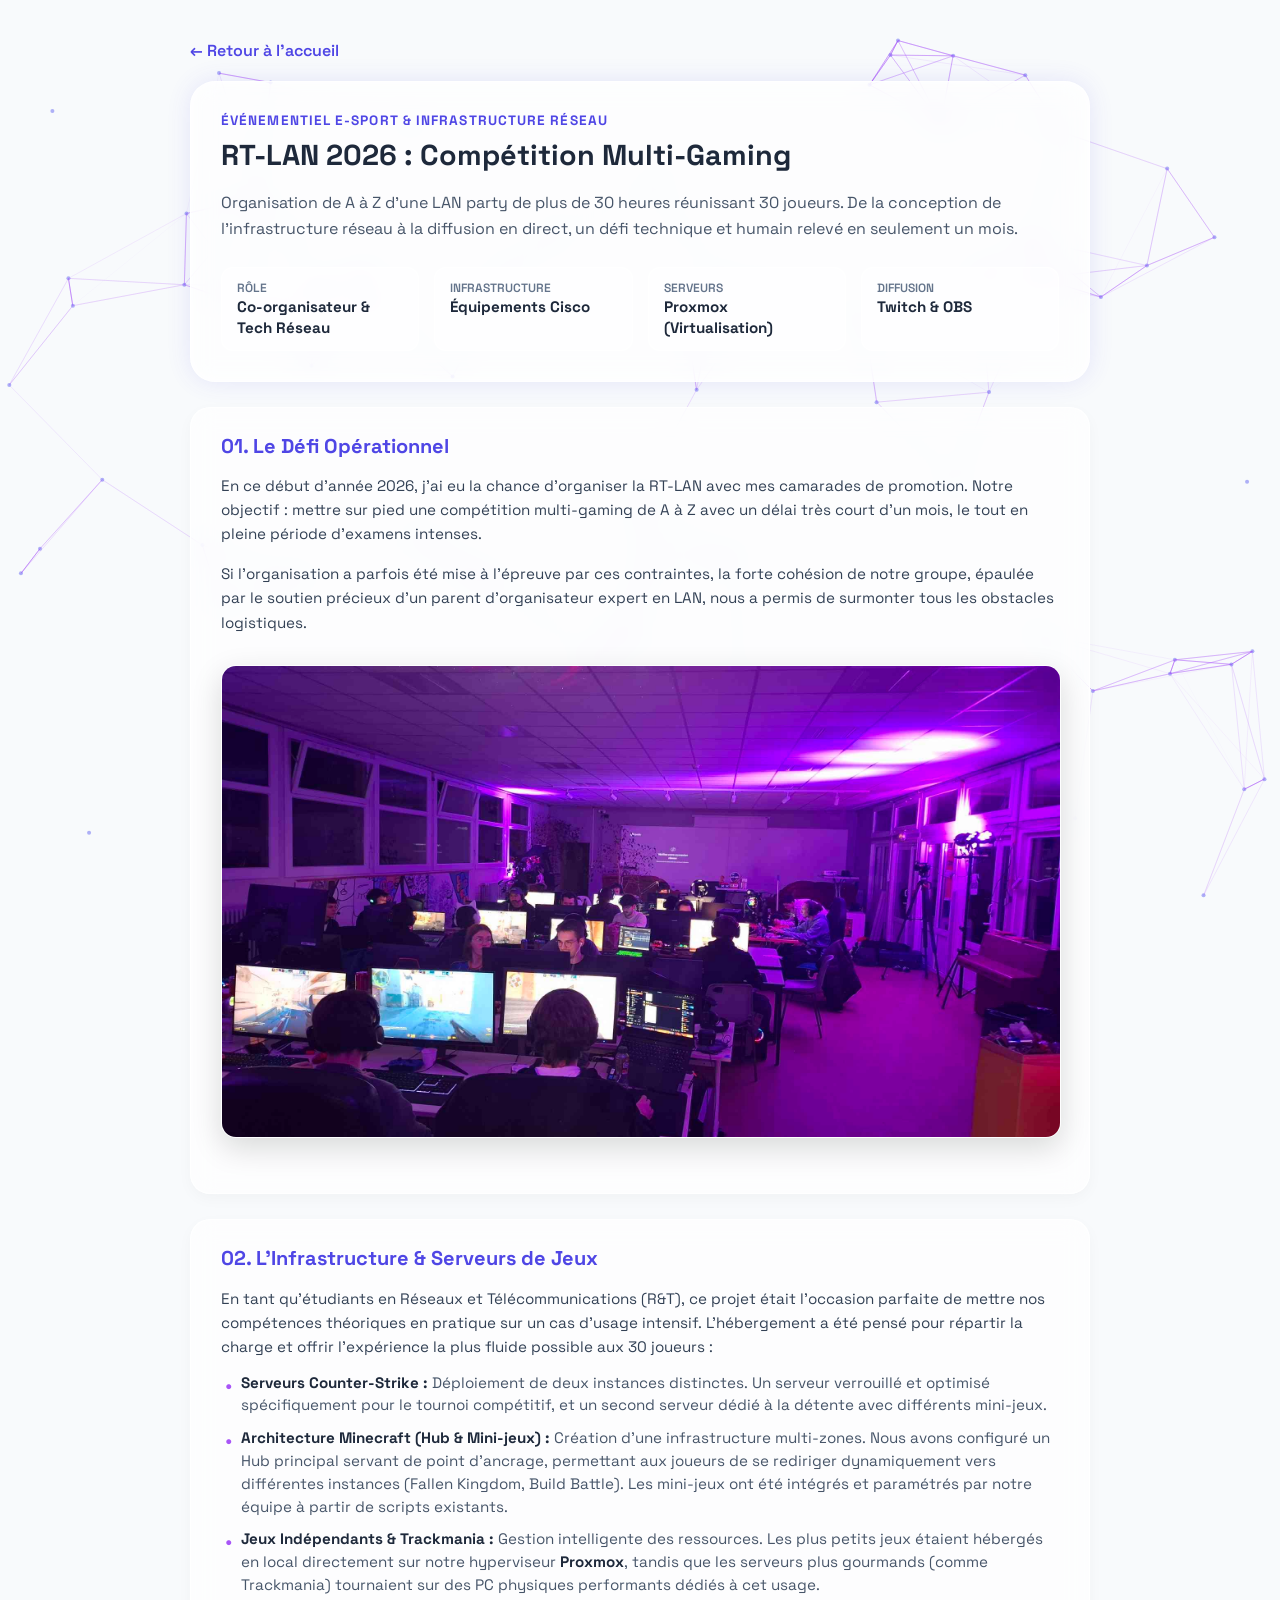
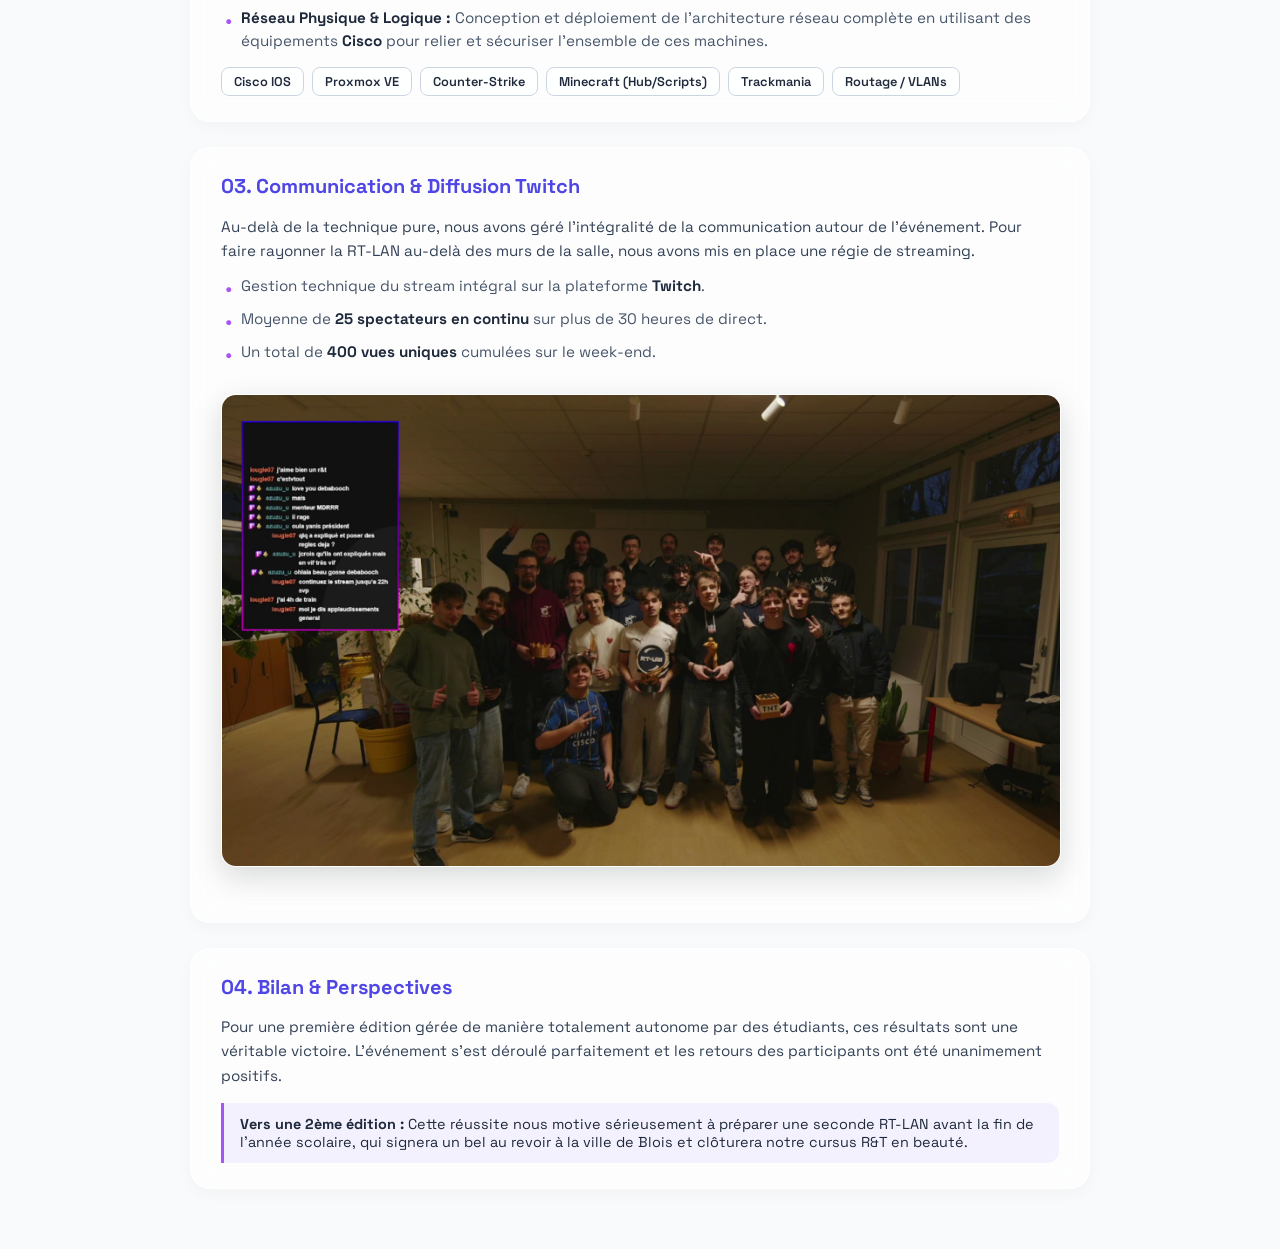
<file: rt-lan.html>
<!DOCTYPE html>
<html lang="fr">
<head>
    <meta charset="UTF-8">
    <meta name="viewport" content="width=device-width, initial-scale=1.0">
    <link rel="preconnect" href="https://fonts.googleapis.com">
    <link rel="preconnect" href="https://fonts.gstatic.com" crossorigin>
    <link href="https://fonts.googleapis.com/css2?family=Space+Grotesk:wght@400;600;700&display=swap" rel="stylesheet">
    <link rel="stylesheet" href="style.css">
    <title>RT-LAN 2026 - Yanis D. B.</title>
</head>
<body>

    <!-- Canvas de fond pour l'animation de ton réseau -->
    <canvas id="networkCanvas"></canvas>

    <main class="project-container">
        
        <!-- Bouton retour (Optionnel mais pratique) -->
        <a href="index.html" style="color: var(--primary); text-decoration: none; font-weight: 600; display: inline-block; margin-bottom: 20px;">← Retour à l'accueil</a>

        <!-- En-tête / Présentation -->
        <header class="project-header">
            <div class="project-tagline">Événementiel E-Sport & Infrastructure Réseau</div>
            <h1 class="project-title">RT-LAN 2026 : Compétition Multi-Gaming</h1>
            <p class="project-summary">
                Organisation de A à Z d'une LAN party de plus de 30 heures réunissant 30 joueurs. De la conception de l'infrastructure réseau à la diffusion en direct, un défi technique et humain relevé en seulement un mois.
            </p>

            <div class="project-meta-grid">
                <div class="meta-item">
                    <span>Rôle</span>
                    <strong>Co-organisateur & Tech Réseau</strong>
                </div>
                <div class="meta-item">
                    <span>Infrastructure</span>
                    <strong>Équipements Cisco</strong>
                </div>
                <div class="meta-item">
                    <span>Serveurs</span>
                    <strong>Proxmox (Virtualisation)</strong>
                </div>
                <div class="meta-item">
                    <span>Diffusion</span>
                    <strong>Twitch & OBS</strong>
                </div>
            </div>
        </header>

        <!-- Contexte & Objectifs -->
        <section class="project-section">
            <h2>01. Le Défi Opérationnel</h2>
            <p>
                En ce début d'année 2026, j'ai eu la chance d'organiser la RT-LAN avec mes camarades de promotion. Notre objectif : mettre sur pied une compétition multi-gaming de A à Z avec un délai très court d'un mois, le tout en pleine période d'examens intenses.
            </p>
            <p>
                Si l'organisation a parfois été mise à l'épreuve par ces contraintes, la forte cohésion de notre groupe, épaulée par le soutien précieux d'un parent d'organisateur expert en LAN, nous a permis de surmonter tous les obstacles logistiques.
            </p>
            
            <!-- EMPLACEMENT IMAGE 1 -->
           <div class="project-image-container">
    <img src="rtlan.jpg" alt="Description de la photo" class="project-img">
          
            </div>
        </section>

        <!-- Stack Technique -->
        <section class="project-section">
            <h2>02. L'Infrastructure & Serveurs de Jeux</h2>
            <p>
                En tant qu'étudiants en Réseaux et Télécommunications (R&T), ce projet était l'occasion parfaite de mettre nos compétences théoriques en pratique sur un cas d'usage intensif. L'hébergement a été pensé pour répartir la charge et offrir l'expérience la plus fluide possible aux 30 joueurs :
            </p>

            <ul class="project-list">
                <li><strong>Serveurs Counter-Strike :</strong> Déploiement de deux instances distinctes. Un serveur verrouillé et optimisé spécifiquement pour le tournoi compétitif, et un second serveur dédié à la détente avec différents mini-jeux.</li>
                <li><strong>Architecture Minecraft (Hub & Mini-jeux) :</strong> Création d'une infrastructure multi-zones. Nous avons configuré un Hub principal servant de point d'ancrage, permettant aux joueurs de se rediriger dynamiquement vers différentes instances (Fallen Kingdom, Build Battle). Les mini-jeux ont été intégrés et paramétrés par notre équipe à partir de scripts existants.</li>
                <li><strong>Jeux Indépendants & Trackmania :</strong> Gestion intelligente des ressources. Les plus petits jeux étaient hébergés en local directement sur notre hyperviseur <strong>Proxmox</strong>, tandis que les serveurs plus gourmands (comme Trackmania) tournaient sur des PC physiques performants dédiés à cet usage.</li>
                <li><strong>Réseau Physique & Logique :</strong> Conception et déploiement de l'architecture réseau complète en utilisant des équipements <strong>Cisco</strong> pour relier et sécuriser l'ensemble de ces machines.</li>
            </ul>

            <div class="tag-cloud">
                <span class="tech-tag">Cisco IOS</span>
                <span class="tech-tag">Proxmox VE</span>
                <span class="tech-tag">Counter-Strike</span>
                <span class="tech-tag">Minecraft (Hub/Scripts)</span>
                <span class="tech-tag">Trackmania</span>
                <span class="tech-tag">Routage / VLANs</span>
            </div>
        </section>

        <!-- Communication & Streaming -->
        <section class="project-section">
            <h2>03. Communication & Diffusion Twitch</h2>
            <p>
                Au-delà de la technique pure, nous avons géré l'intégralité de la communication autour de l'événement. Pour faire rayonner la RT-LAN au-delà des murs de la salle, nous avons mis en place une régie de streaming.
            </p>
            
            <ul class="project-list">
                <li>Gestion technique du stream intégral sur la plateforme <strong>Twitch</strong>.</li>
                <li>Moyenne de <strong>25 spectateurs en continu</strong> sur plus de 30 heures de direct.</li>
                <li>Un total de <strong>400 vues uniques</strong> cumulées sur le week-end.</li>
            </ul>

            <!-- EMPLACEMENT IMAGE 2 -->
           <div class="project-image-container">
    <!-- Remplace "nom-de-ta-photo.jpg" par le vrai nom de ton image -->
    <img src="rtlanfin.png" alt="Description de la photo" class="project-img">
           
            </div>
        </section>

        <!-- Résultat Final -->
        <section class="project-section">
            <h2>04. Bilan & Perspectives</h2>
            <p>
                Pour une première édition gérée de manière totalement autonome par des étudiants, ces résultats sont une véritable victoire. L'événement s'est déroulé parfaitement et les retours des participants ont été unanimement positifs.
            </p>

            <div class="callout-box">
                <strong>Vers une 2ème édition :</strong> Cette réussite nous motive sérieusement à préparer une seconde RT-LAN avant la fin de l'année scolaire, qui signera un bel au revoir à la ville de Blois et clôturera notre cursus R&T en beauté.
            </div>
        </section>

    </main>
    <script src="script.js"></script>
</body>
</html>
</file>
<file: style.css>
:root {
    --bg: #f8fafc;
    --card-bg: rgba(255, 255, 255, 0.65);
    --primary: #4f46e5;
    --accent: #a855f7;
    --text: #1e293b;
    --glow: rgba(168, 85, 247, 0.4);
}

body {
    margin: 0;
    background-color: var(--bg);
    color: var(--text);
    font-family: 'Space Grotesk', sans-serif;
}

img {
    max-width: 100%;
    height: auto;
}

#networkCanvas {
    position: fixed;
    top: 0;
    left: 0;
    width: 100vw;
    height: 100vh;
    z-index: -1;
    pointer-events: none;
}

nav {
    display: flex;
    justify-content: space-between;
    padding: 20px 5%;
    align-items: center;
}

.logo-ydb {
    font-size: 2rem;
    font-weight: 700;
    background: linear-gradient(to right, var(--primary), var(--accent));
    -webkit-background-clip: text;
    -webkit-text-fill-color: transparent;
}

.nav-links a {
    text-decoration: none;
    color: var(--text);
    margin-left: 20px;
    font-weight: 600;
}

/* --- BULLE PROFIL --- */
.profile-bubble {
    background: var(--card-bg);
    backdrop-filter: blur(12px);
    -webkit-backdrop-filter: blur(12px);
    border: 1px solid rgba(255, 255, 255, 0.8);
    border-radius: 25px;
    padding: 30px;
    max-width: 850px;
    margin: 60px auto 40px auto;
    box-shadow: 0 0 25px rgba(79, 70, 229, 0.15), inset 0 0 15px rgba(255, 255, 255, 0.7);
}

.profile-content {
    display: flex;
    align-items: center;
    gap: 30px;
}

.profile-pic-large {
    width: 160px;
    height: 160px;
    border-radius: 20px;
    object-fit: cover;
    border: 2px solid white;
    box-shadow: 0 10px 20px rgba(0,0,0,0.1);
}

@media (max-width: 768px) {
    .profile-content {
        flex-direction: column;
        text-align: center;
    }
}

/* --- BULLES PROJETS --- */
.grid {
    display: grid;
    grid-template-columns: repeat(auto-fit, minmax(260px, 1fr));
    gap: 30px;
    padding: 0 10%;
    margin-bottom: 50px;
}

.card.glass {
    background: var(--card-bg);
    backdrop-filter: blur(12px);
    border: 1px solid rgba(255, 255, 255, 0.8);
    border-radius: 20px;
    padding: 20px;
    cursor: pointer;
    transition: all 0.4s ease;
    box-shadow: 0 5px 15px rgba(0, 0, 0, 0.05);
}

.card.glass:hover {
    transform: translateY(-8px);
    border-color: rgba(168, 85, 247, 0.5);
    box-shadow: 0 15px 35px var(--glow), 0 0 15px rgba(79, 70, 229, 0.3);
}

/* --- GESTION DES IMAGES DANS LES CARTES --- */
.card-image {
    height: 140px;
    width: 100%;
    background: #e2e8f0;
    border-radius: 12px;
    margin-bottom: 15px;
    overflow: hidden; /* Coupe ce qui dépasse */
}

.card-image img {
    width: 100%;
    height: 100%;
    object-fit: cover; /* Remplit le cadre sans déformer */
    display: block;
}

.card h3 {
    font-size: 1.1rem;
    margin: 10px 0 5px 0;
}

.card p {
    font-size: 0.9rem;
    color: #475569;
}

.btn-small {
    background: transparent;
    color: var(--text);
    border: 1px solid #cbd5e1;
    padding: 8px 16px;
    border-radius: 10px;
    font-size: 0.85rem;
    font-weight: 600;
    cursor: pointer;
    transition: 0.3s;
    margin-top: 15px;
}

.card.glass:hover .btn-small {
    background: linear-gradient(135deg, var(--primary), var(--accent));
    color: white;
    border: none;
}
/* ========================================= */
/* --- STYLES DES PAGES PROJETS DETAILS --- */
/* ========================================= */

.project-container {
    max-width: 900px;
    margin: 40px auto 60px auto;
    padding: 0 20px;
}

.project-header {
    background: var(--card-bg);
    backdrop-filter: blur(12px);
    -webkit-backdrop-filter: blur(12px);
    border: 1px solid rgba(255, 255, 255, 0.8);
    border-radius: 25px;
    padding: 30px;
    margin-bottom: 25px;
    box-shadow: 0 0 25px rgba(79, 70, 229, 0.12),
                inset 0 0 15px rgba(255, 255, 255, 0.7);
}

.project-tagline {
    color: var(--primary);
    font-size: 0.85rem;
    font-weight: 700;
    text-transform: uppercase;
    letter-spacing: 0.08em;
    margin-bottom: 8px;
}

.project-title {
    font-size: 1.8rem;
    color: var(--text);
    margin: 0 0 12px 0;
    line-height: 1.3;
}

.project-summary {
    font-size: 1rem;
    color: #475569;
    line-height: 1.6;
}

.project-meta-grid {
    display: grid;
    grid-template-columns: repeat(auto-fit, minmax(180px, 1fr));
    gap: 15px;
    margin-top: 25px;
}

.meta-item {
    background: rgba(255, 255, 255, 0.5);
    border: 1px solid rgba(255, 255, 255, 0.8);
    border-radius: 12px;
    padding: 12px 15px;
}

.meta-item span {
    display: block;
    font-size: 0.75rem;
    text-transform: uppercase;
    color: #64748b;
    font-weight: 600;
}

.meta-item strong {
    font-size: 0.95rem;
    color: var(--text);
}

.project-section {
    background: var(--card-bg);
    backdrop-filter: blur(12px);
    -webkit-backdrop-filter: blur(12px);
    border: 1px solid rgba(255, 255, 255, 0.8);
    border-radius: 20px;
    padding: 25px 30px;
    margin-bottom: 25px;
    box-shadow: 0 5px 15px rgba(0, 0, 0, 0.03);
}

.project-section h2 {
    font-size: 1.25rem;
    color: var(--primary);
    margin: 0 0 15px 0;
}

.project-section p {
    font-size: 0.95rem;
    color: #334155;
    line-height: 1.6;
    margin-bottom: 12px;
}

.project-list {
    list-style: none;
    padding: 0;
    margin: 0;
}

.project-list li {
    position: relative;
    padding-left: 20px;
    margin-bottom: 10px;
    font-size: 0.95rem;
    color: #475569;
    line-height: 1.5;
}

.project-list li::before {
    content: "•";
    color: var(--accent);
    position: absolute;
    left: 4px;
    font-size: 1.3rem;
    top: -2px;
}

.project-list li strong {
    color: var(--text);
}

.tag-cloud {
    display: flex;
    flex-wrap: wrap;
    gap: 8px;
    margin-top: 15px;
}

.tech-tag {
    background: rgba(255, 255, 255, 0.6);
    border: 1px solid #cbd5e1;
    border-radius: 8px;
    padding: 5px 12px;
    font-size: 0.8rem;
    font-weight: 600;
    color: var(--text);
}

.callout-box {
    background: rgba(139, 92, 246, 0.08);
    border-left: 3px solid var(--accent);
    border-radius: 0 12px 12px 0;
    padding: 12px 16px;
    margin-top: 15px;
    font-size: 0.9rem;
    color: var(--text);
}

.image-placeholder {
    background: rgba(255, 255, 255, 0.4);
    border: 2px dashed var(--primary);
    border-radius: 12px;
    padding: 40px 20px;
    text-align: center;
    color: var(--primary);
    font-weight: 600;
    margin: 20px 0;
    display: flex;
    flex-direction: column;
    gap: 10px;
    align-items: center;
}

.image-placeholder span { 
    font-size: 0.85rem; 
    color: #475569; 
    font-weight: 400; 
}

/* ========================================= */
/* --- STYLE DES VRAIES PHOTOS PROJETS --- */
/* ========================================= */

.project-image-container {
    margin: 30px 0;
    text-align: center;
    width: 100%;
}

.project-img {
    width: 100%;
    max-height: 500px; /* Limite la hauteur pour ne pas prendre tout l'écran */
    object-fit: cover; /* Coupe l'image proprement sans l'écraser */
    border-radius: 15px; /* Les bords arrondis comme tes cartes */
    box-shadow: 0 10px 30px rgba(0, 0, 0, 0.15); /* Belle ombre douce */
    display: block;
    border: 1px solid rgba(255, 255, 255, 0.4); /* Petit contour brillant */
}

.image-caption {
    display: block;
    margin-top: 12px;
    font-size: 0.85rem;
    color: #64748b;
    font-style: italic;
}
</file>
